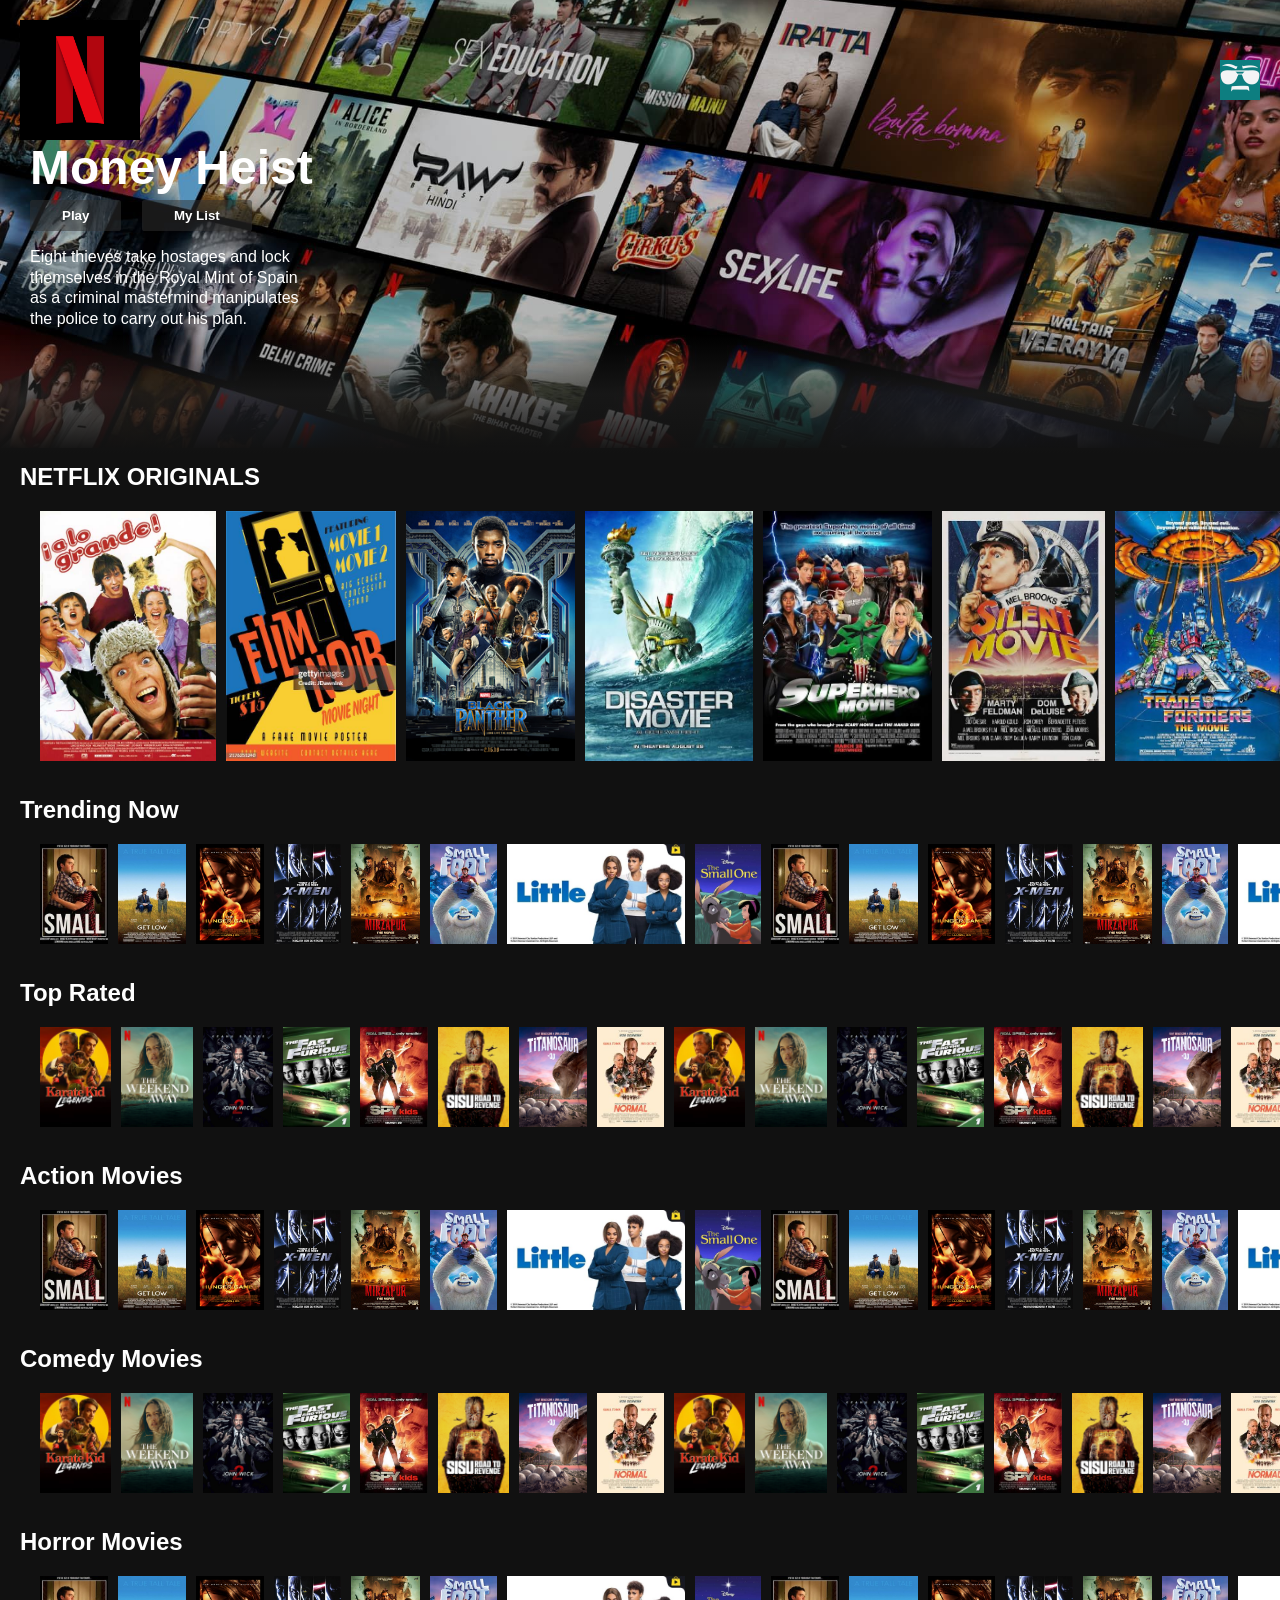
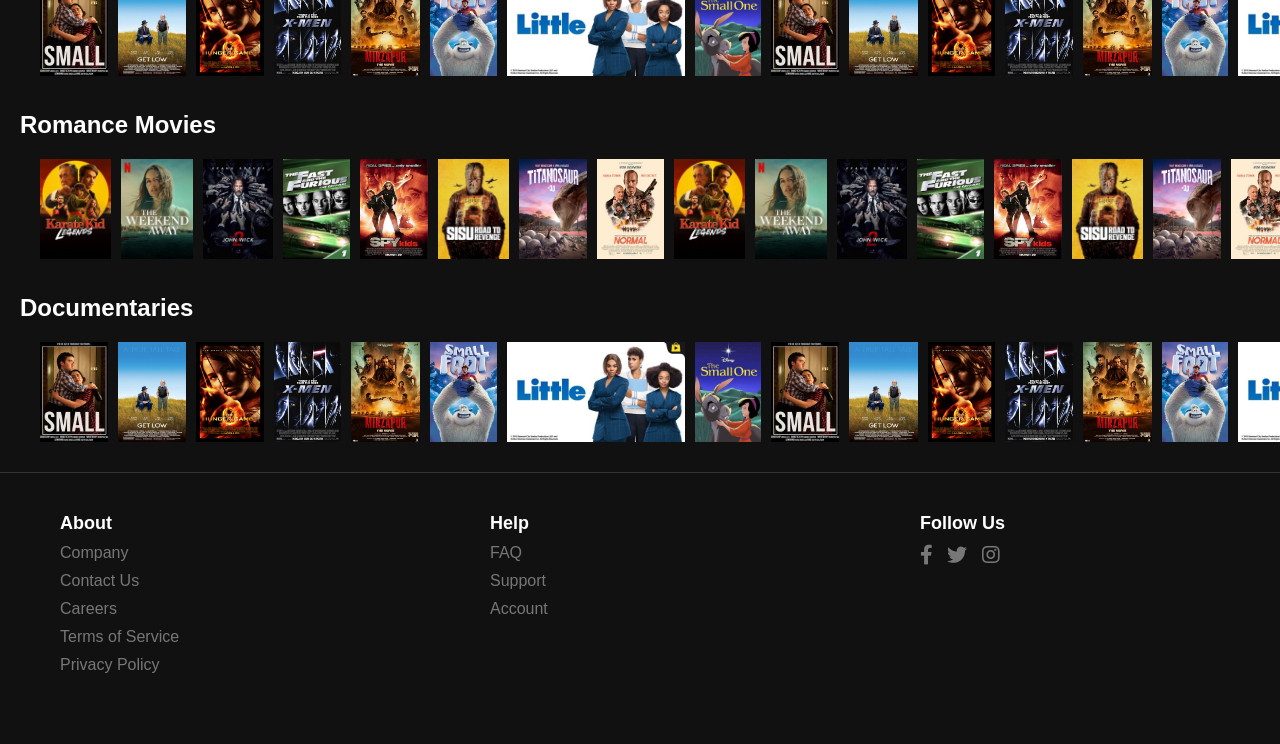
<file: Web-Development/index.html>
<!DOCTYPE html>
<html lang="en">
<head>
    <meta charset="UTF-8">
    <meta name="viewport" content="width=device-width, initial-scale=1.0">
    <title>Netflix Website Clone</title>
    <link rel="icon" type="image/png" href="./images/favicon.png">
    <link rel="stylesheet" href="style.css">
    <link rel="stylesheet" href="https://cdnjs.cloudflare.com/ajax/libs/font-awesome/5.15.3/css/all.min.css" />
</head>
<body>

    <div class="nav" id="nav">
        <img src="images/netflix-logo.png" alt="" class="nav_logo">
        <img src="images/netflix-avatar.png" alt="" class="nav_avatar">
    </div>

    <div class="banner">
        <div class="banner_contents">
            <h1 class="banner_title">Money Heist</h1>
            <div class="banner_buttons">
                <button class="banner_button">Play</button>
                <button class="banner_button">My List</button>
            </div>
            <div class="banner_description">
                Eight thieves take hostages and lock themselves in the Royal Mint of Spain as a criminal mastermind manipulates the police to carry out his plan.
            </div>
        </div>
        <div class="banner_fadeBottom"></div>
    </div>

    <div class="row">
        <h2>NETFLIX ORIGINALS</h2>

        <div class="row_posters">
            <img src="images/large-movie1.jpg" alt="" class="row_poster row_posterLarge">
            <img src="images/large-movie2.jpg" alt="" class="row_poster row_posterLarge">
            <img src="images/large-movie3.jpg" alt="" class="row_poster row_posterLarge">
            <img src="images/large-movie4.jpg" alt="" class="row_poster row_posterLarge">
            <img src="images/large-movie5.jpg" alt="" class="row_poster row_posterLarge">
            <img src="images/large-movie6.jpg" alt="" class="row_poster row_posterLarge">
            <img src="images/large-movie7.jpg" alt="" class="row_poster row_posterLarge">
            <img src="images/large-movie8.jpg" alt="" class="row_poster row_posterLarge">
            <img src="images/large-movie1.jpg" alt="" class="row_poster row_posterLarge">
            <img src="images/large-movie2.jpg" alt="" class="row_poster row_posterLarge">
            <img src="images/large-movie3.jpg" alt="" class="row_poster row_posterLarge">
            <img src="images/large-movie4.jpg" alt="" class="row_poster row_posterLarge">
            <img src="images/large-movie5.jpg" alt="" class="row_poster row_posterLarge">
            <img src="images/large-movie6.jpg" alt="" class="row_poster row_posterLarge">
            <img src="images/large-movie7.jpg" alt="" class="row_poster row_posterLarge">
            <img src="images/large-movie8.jpg" alt="" class="row_poster row_posterLarge">
        </div>
    </div>

    <div class="row">
        <h2>Trending Now</h2>

        <div class="row_posters">
            <img src="images/small-movie1.jpg" alt="" class="row_poster">
            <img src="images/small-movie2.jpg" alt="" class="row_poster">
            <img src="images/small-movie3.jpg" alt="" class="row_poster">
            <img src="images/small-movie4.jpg" alt="" class="row_poster">
            <img src="images/small-movie5.jpg" alt="" class="row_poster">
            <img src="images/small-movie6.jpg" alt="" class="row_poster">
            <img src="images/small-movie7.jpg" alt="" class="row_poster">
            <img src="images/small-movie8.jpg" alt="" class="row_poster">
            <img src="images/small-movie1.jpg" alt="" class="row_poster">
            <img src="images/small-movie2.jpg" alt="" class="row_poster">
            <img src="images/small-movie3.jpg" alt="" class="row_poster">
            <img src="images/small-movie4.jpg" alt="" class="row_poster">
            <img src="images/small-movie5.jpg" alt="" class="row_poster">
            <img src="images/small-movie6.jpg" alt="" class="row_poster">
            <img src="images/small-movie7.jpg" alt="" class="row_poster">
            <img src="images/small-movie8.jpg" alt="" class="row_poster">
        </div>
    </div>

    <div class="row">
        <h2>Top Rated</h2>

        <div class="row_posters">
            <img src="images/small-movie9.jpg" alt="" class="row_poster">
            <img src="images/small-movie10.jpg" alt="" class="row_poster">
            <img src="images/small-movie11.jpg" alt="" class="row_poster">
            <img src="images/small-movie12.jpg" alt="" class="row_poster">
            <img src="images/small-movie13.jpg" alt="" class="row_poster">
            <img src="images/small-movie14.jpg" alt="" class="row_poster">
            <img src="images/small-movie15.jpg" alt="" class="row_poster">
            <img src="images/small-movie16.jpg" alt="" class="row_poster">
            <img src="images/small-movie9.jpg" alt="" class="row_poster">
            <img src="images/small-movie10.jpg" alt="" class="row_poster">
            <img src="images/small-movie11.jpg" alt="" class="row_poster">
            <img src="images/small-movie12.jpg" alt="" class="row_poster">
            <img src="images/small-movie13.jpg" alt="" class="row_poster">
            <img src="images/small-movie14.jpg" alt="" class="row_poster">
            <img src="images/small-movie15.jpg" alt="" class="row_poster">
            <img src="images/small-movie16.jpg" alt="" class="row_poster">
        </div>
    </div>

    <div class="row">
        <h2>Action Movies</h2>

        <div class="row_posters">
            <img src="images/small-movie1.jpg" alt="" class="row_poster">
            <img src="images/small-movie2.jpg" alt="" class="row_poster">
            <img src="images/small-movie3.jpg" alt="" class="row_poster">
            <img src="images/small-movie4.jpg" alt="" class="row_poster">
            <img src="images/small-movie5.jpg" alt="" class="row_poster">
            <img src="images/small-movie6.jpg" alt="" class="row_poster">
            <img src="images/small-movie7.jpg" alt="" class="row_poster">
            <img src="images/small-movie8.jpg" alt="" class="row_poster">
            <img src="images/small-movie1.jpg" alt="" class="row_poster">
            <img src="images/small-movie2.jpg" alt="" class="row_poster">
            <img src="images/small-movie3.jpg" alt="" class="row_poster">
            <img src="images/small-movie4.jpg" alt="" class="row_poster">
            <img src="images/small-movie5.jpg" alt="" class="row_poster">
            <img src="images/small-movie6.jpg" alt="" class="row_poster">
            <img src="images/small-movie7.jpg" alt="" class="row_poster">
            <img src="images/small-movie8.jpg" alt="" class="row_poster">
        </div>
    </div>

    <div class="row">
        <h2>Comedy Movies</h2>

        <div class="row_posters">
            <img src="images/small-movie9.jpg" alt="" class="row_poster">
            <img src="images/small-movie10.jpg" alt="" class="row_poster">
            <img src="images/small-movie11.jpg" alt="" class="row_poster">
            <img src="images/small-movie12.jpg" alt="" class="row_poster">
            <img src="images/small-movie13.jpg" alt="" class="row_poster">
            <img src="images/small-movie14.jpg" alt="" class="row_poster">
            <img src="images/small-movie15.jpg" alt="" class="row_poster">
            <img src="images/small-movie16.jpg" alt="" class="row_poster">
            <img src="images/small-movie9.jpg" alt="" class="row_poster">
            <img src="images/small-movie10.jpg" alt="" class="row_poster">
            <img src="images/small-movie11.jpg" alt="" class="row_poster">
            <img src="images/small-movie12.jpg" alt="" class="row_poster">
            <img src="images/small-movie13.jpg" alt="" class="row_poster">
            <img src="images/small-movie14.jpg" alt="" class="row_poster">
            <img src="images/small-movie15.jpg" alt="" class="row_poster">
            <img src="images/small-movie16.jpg" alt="" class="row_poster">
        </div>
    </div>

    <div class="row">
        <h2>Horror Movies</h2>

        <div class="row_posters">
            <img src="images/small-movie1.jpg" alt="" class="row_poster">
            <img src="images/small-movie2.jpg" alt="" class="row_poster">
            <img src="images/small-movie3.jpg" alt="" class="row_poster">
            <img src="images/small-movie4.jpg" alt="" class="row_poster">
            <img src="images/small-movie5.jpg" alt="" class="row_poster">
            <img src="images/small-movie6.jpg" alt="" class="row_poster">
            <img src="images/small-movie7.jpg" alt="" class="row_poster">
            <img src="images/small-movie8.jpg" alt="" class="row_poster">
            <img src="images/small-movie1.jpg" alt="" class="row_poster">
            <img src="images/small-movie2.jpg" alt="" class="row_poster">
            <img src="images/small-movie3.jpg" alt="" class="row_poster">
            <img src="images/small-movie4.jpg" alt="" class="row_poster">
            <img src="images/small-movie5.jpg" alt="" class="row_poster">
            <img src="images/small-movie6.jpg" alt="" class="row_poster">
            <img src="images/small-movie7.jpg" alt="" class="row_poster">
            <img src="images/small-movie8.jpg" alt="" class="row_poster">
        </div>
    </div>

    <div class="row">
        <h2>Romance Movies</h2>

        <div class="row_posters">
            <img src="images/small-movie9.jpg" alt="" class="row_poster">
            <img src="images/small-movie10.jpg" alt="" class="row_poster">
            <img src="images/small-movie11.jpg" alt="" class="row_poster">
            <img src="images/small-movie12.jpg" alt="" class="row_poster">
            <img src="images/small-movie13.jpg" alt="" class="row_poster">
            <img src="images/small-movie14.jpg" alt="" class="row_poster">
            <img src="images/small-movie15.jpg" alt="" class="row_poster">
            <img src="images/small-movie16.jpg" alt="" class="row_poster">
            <img src="images/small-movie9.jpg" alt="" class="row_poster">
            <img src="images/small-movie10.jpg" alt="" class="row_poster">
            <img src="images/small-movie11.jpg" alt="" class="row_poster">
            <img src="images/small-movie12.jpg" alt="" class="row_poster">
            <img src="images/small-movie13.jpg" alt="" class="row_poster">
            <img src="images/small-movie14.jpg" alt="" class="row_poster">
            <img src="images/small-movie15.jpg" alt="" class="row_poster">
            <img src="images/small-movie16.jpg" alt="" class="row_poster">
        </div>
    </div>

    <div class="row">
        <h2>Documentaries</h2>

        <div class="row_posters">
            <img src="images/small-movie1.jpg" alt="" class="row_poster">
            <img src="images/small-movie2.jpg" alt="" class="row_poster">
            <img src="images/small-movie3.jpg" alt="" class="row_poster">
            <img src="images/small-movie4.jpg" alt="" class="row_poster">
            <img src="images/small-movie5.jpg" alt="" class="row_poster">
            <img src="images/small-movie6.jpg" alt="" class="row_poster">
            <img src="images/small-movie7.jpg" alt="" class="row_poster">
            <img src="images/small-movie8.jpg" alt="" class="row_poster">
            <img src="images/small-movie1.jpg" alt="" class="row_poster">
            <img src="images/small-movie2.jpg" alt="" class="row_poster">
            <img src="images/small-movie3.jpg" alt="" class="row_poster">
            <img src="images/small-movie4.jpg" alt="" class="row_poster">
            <img src="images/small-movie5.jpg" alt="" class="row_poster">
            <img src="images/small-movie6.jpg" alt="" class="row_poster">
            <img src="images/small-movie7.jpg" alt="" class="row_poster">
            <img src="images/small-movie8.jpg" alt="" class="row_poster">
        </div>
    </div>

    <script>
        const nav = document.getElementById('nav');

        window.addEventListener('scroll', () => {
            if(window.scrollY >=100)
            {
                nav.classList.add('nav_black');
            }
            else
            {
                nav.classList.remove('nav_black');
            }
        })
    </script>

<footer>
    <div class="container">
      <div class="footer-content">
        <div class="footer-column">
          <h3>About</h3>
          <ul>
            <li><a href="#">Company</a></li>
            <li><a href="#">Contact Us</a></li>
            <li><a href="#">Careers</a></li>
            <li><a href="#">Terms of Service</a></li>
            <li><a href="#">Privacy Policy</a></li>
          </ul>
        </div>
        <div class="footer-column">
          <h3>Help</h3>
          <ul>
            <li><a href="#">FAQ</a></li>
            <li><a href="#">Support</a></li>
            <li><a href="#">Account</a></li>
          </ul>
        </div>
        <div class="footer-column">
          <h3>Follow Us</h3>
          <ul class="social-icons">
            <li><a href="https://www.facebook.com/netflix/" target="_blank"><i class="fab fa-facebook-f"></i></a></li>
            <li><a href="https://twitter.com/NetflixIndia" target="_blank"><i class="fab fa-twitter"></i></a></li>
            <li><a href="https://www.instagram.com/netflix_in" target="_blank"><i class="fab fa-instagram"></i></a></li>
          </ul>
        </div>
      </div>
    </div>
  </footer>

</body>
</html>
</file>
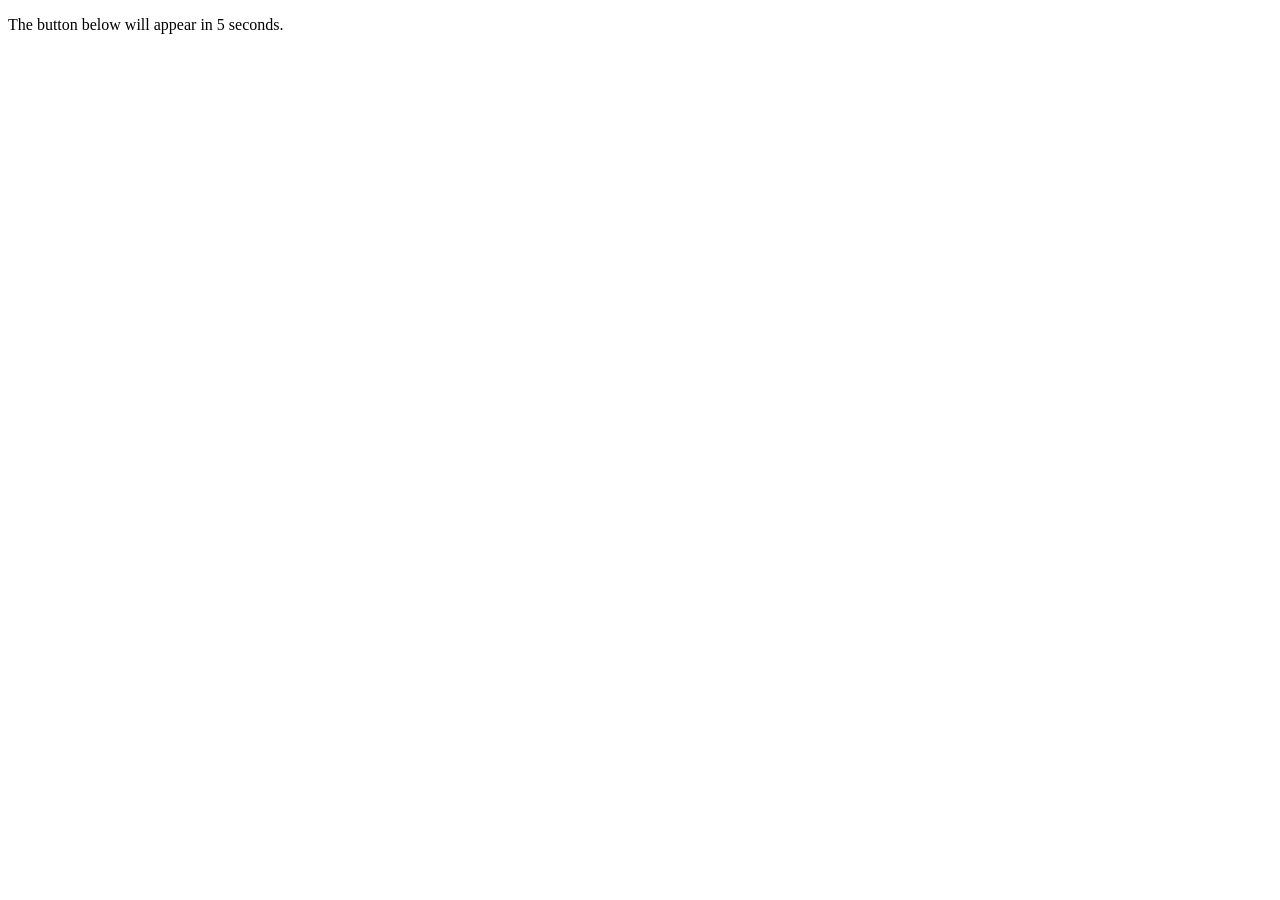
<file: Web-Development/sample.html>
<!DOCTYPE html>
<!-- Demonstrates a button appearing after five seconds. -->
<html lang="en">
<head>
    <meta charset="UTF-8">
    <meta name="viewport" content="width=device-width, initial-scale=1.0">
    <title>Delayed Button</title>
</head>
<body>
    <p>The button below will appear in 5 seconds.</p>
    <button id="myButton" style="display: none;">Click Me!</button>

    <script src="../JavaScript/JavaScript.js"></script>
</body>
</html>
</file>
<file: Web-Development/style.css>
*{
    margin: 0;
    box-sizing: border-box;
}

body
{
    font-family: Arial, Helvetica, sans-serif;
    background-color: #111;
}

html,
body{
  width: 100%;
  overflow-x: hidden;
}

.row_poster
{
    width: 100%;
    object-fit: contain;
    max-height: 100px;
    margin-right: 10px;
    transition: transform 450ms;
}

.row_posters
{
    display: flex;
    overflow-y: hidden;
    overflow-x: scroll;
    padding: 20px;
}

.row_poster:hover
{
    transform: scale(1.08);
}

.row_posters::-webkit-scrollbar
{
    display: none;
}

.row_posterLarge
{
    max-height: 250px;
}

.row_posterLarge:hover
{
    transform: scale(1.09);
}

.row
{
    color: white;
    margin-left: 20px;
    margin-top: 15px;
    margin-bottom: 10px;
}

.banner
{
    background-image: url(./images/banner.jpg);
    background-size: cover;
    background-position: center center;
    color: white;
    object-fit: contain;
    height: 448px;
}

.banner_contents
{
    margin-left: 30px;
    padding-top: 140px;
    height: 190px;
}

.banner_title
{
    font-size: 3rem;
    font-weight: 800;
    padding-bottom: 0.3rem;
}

.banner_description
{
    width: 45rem;
    line-height: 1.3;
    padding-top: 1rem;
    font-size: 1rem;
    max-width: 280px;
    height: 180px;
}

.banner_button
{
    cursor: pointer;
    color: #fff;
    outline: none;
    border: none;
    font-weight: 700;
    border-radius: 0.2vw;
    padding-left: 2rem;
    padding-right: 2rem;
    margin-right: 1rem;
    padding-top: 0.5rem;
    padding-bottom: 0.5rem;
    background-color: rgba(51, 51, 51, 0.5);
}

.banner_button:hover
{
    color: #000;
    background-color: #e6e6e6;
    transition: all 0.2s;
}

.banner_fadeBottom
{
    margin-top: 145px;
    height: 7.4rem;
    background-image: linear-gradient(180deg, transparent, rgba(37, 37, 37, 0.61), #111);
}

.nav_logo
{
    width: 120px;
    object-fit: contain;
}

.nav_avatar
{
    width: 40px;
    object-fit: contain;
}

.nav
{
    position: fixed;
    top: 0;
    width: 100%;
    display: flex;
    justify-content: space-between;
    padding: 20px;
    z-index: 1;
    transition-timing-function: ease-in;
    transition: all 0.5s;
}

.nav_black
{
    background-color: #111;
}

footer {
    background-color: #111;
    color: #fff;
    border-top: 1px solid #333;
    padding: 40px 0;
  }

  .container {
    max-width: 1200px;
    margin: 0 auto;
    padding: 0 20px;
  }

  .footer-content {
    display: flex;
    flex-wrap: wrap;
    justify-content: space-between;
  }

  .footer-column {
    width: 100%;
    max-width: 300px;
    margin-bottom: 20px;
  }

  .footer-column h3 {
    font-size: 18px;
    margin-bottom: 10px;
  }

  .footer-column ul {
    list-style: none;
    padding: 0;
    margin: 0;
  }

  .footer-column ul li {
    margin-bottom: 10px;
  }

  .footer-column ul li a {
    color: #777;
    text-decoration: none;
  }

  .social-icons li {
    display: inline-block;
    margin-right: 10px;
  }

  .social-icons li:last-child {
    margin-right: 0;
  }

  .social-icons li a {
    color: #fff;
    text-decoration: none;
    font-size: 20px;
  }
</file>
